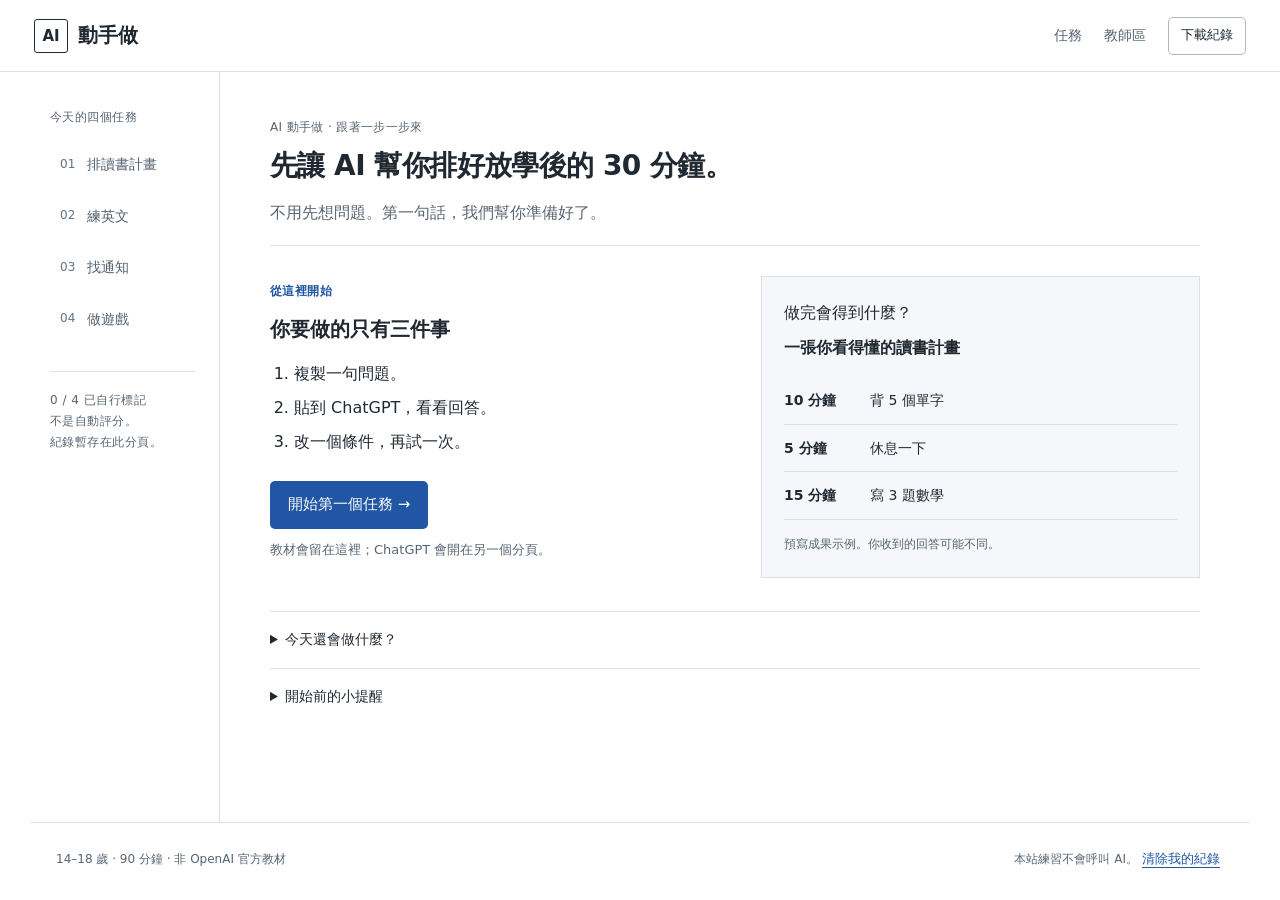
<file: index.html>
<!doctype html>
<html lang="zh-Hant">
<head><meta charset="utf-8"><meta name="viewport" content="width=device-width, initial-scale=1"><meta name="referrer" content="no-referrer"><meta name="description" content="給 14–18 歲的 AI 動手做課程。四個小任務，跟著做、自己改、查結果。"><meta name="theme-color" content="#ffffff"><title>AI 動手做</title><link rel="stylesheet" href="style.css"><script src="content.js" defer></script><script src="starter.js" defer></script><script src="screens.js" defer></script><script src="app.js" defer></script></head>
<body>
<a class="skip" href="#main">跳到內容</a>
<header class="top"><a class="brand" href="#home"><span class="mark" aria-hidden="true">AI</span>動手做</a><nav aria-label="網站選單"><a href="#home">任務</a><a href="#teacher">教師區</a><button class="quiet" data-action="export">下載紀錄</button></nav></header>
<div class="layout"><aside id="side" aria-label="課程目錄"></aside><main id="main" tabindex="-1"><noscript>請開啟 JavaScript，或使用下載包中的學生講義。</noscript></main></div>
<footer><span>14–18 歲 · 90 分鐘 · 非 OpenAI 官方教材</span><span>本站練習不會呼叫 AI。<button class="textbutton" data-action="clear">清除我的紀錄</button></span></footer>
<dialog id="picture"><div class="dialoghead"><strong>本站操作截圖</strong><button data-action="close-picture" aria-label="關閉截圖">關閉</button></div><img id="picture-img" alt=""><p id="picture-caption"></p><p class="muted">這是本教材的練習畫面，不是 ChatGPT 或 Codex 官方介面。</p></dialog>
<div id="toast" role="status" aria-live="polite"></div>
</body></html>
</file>
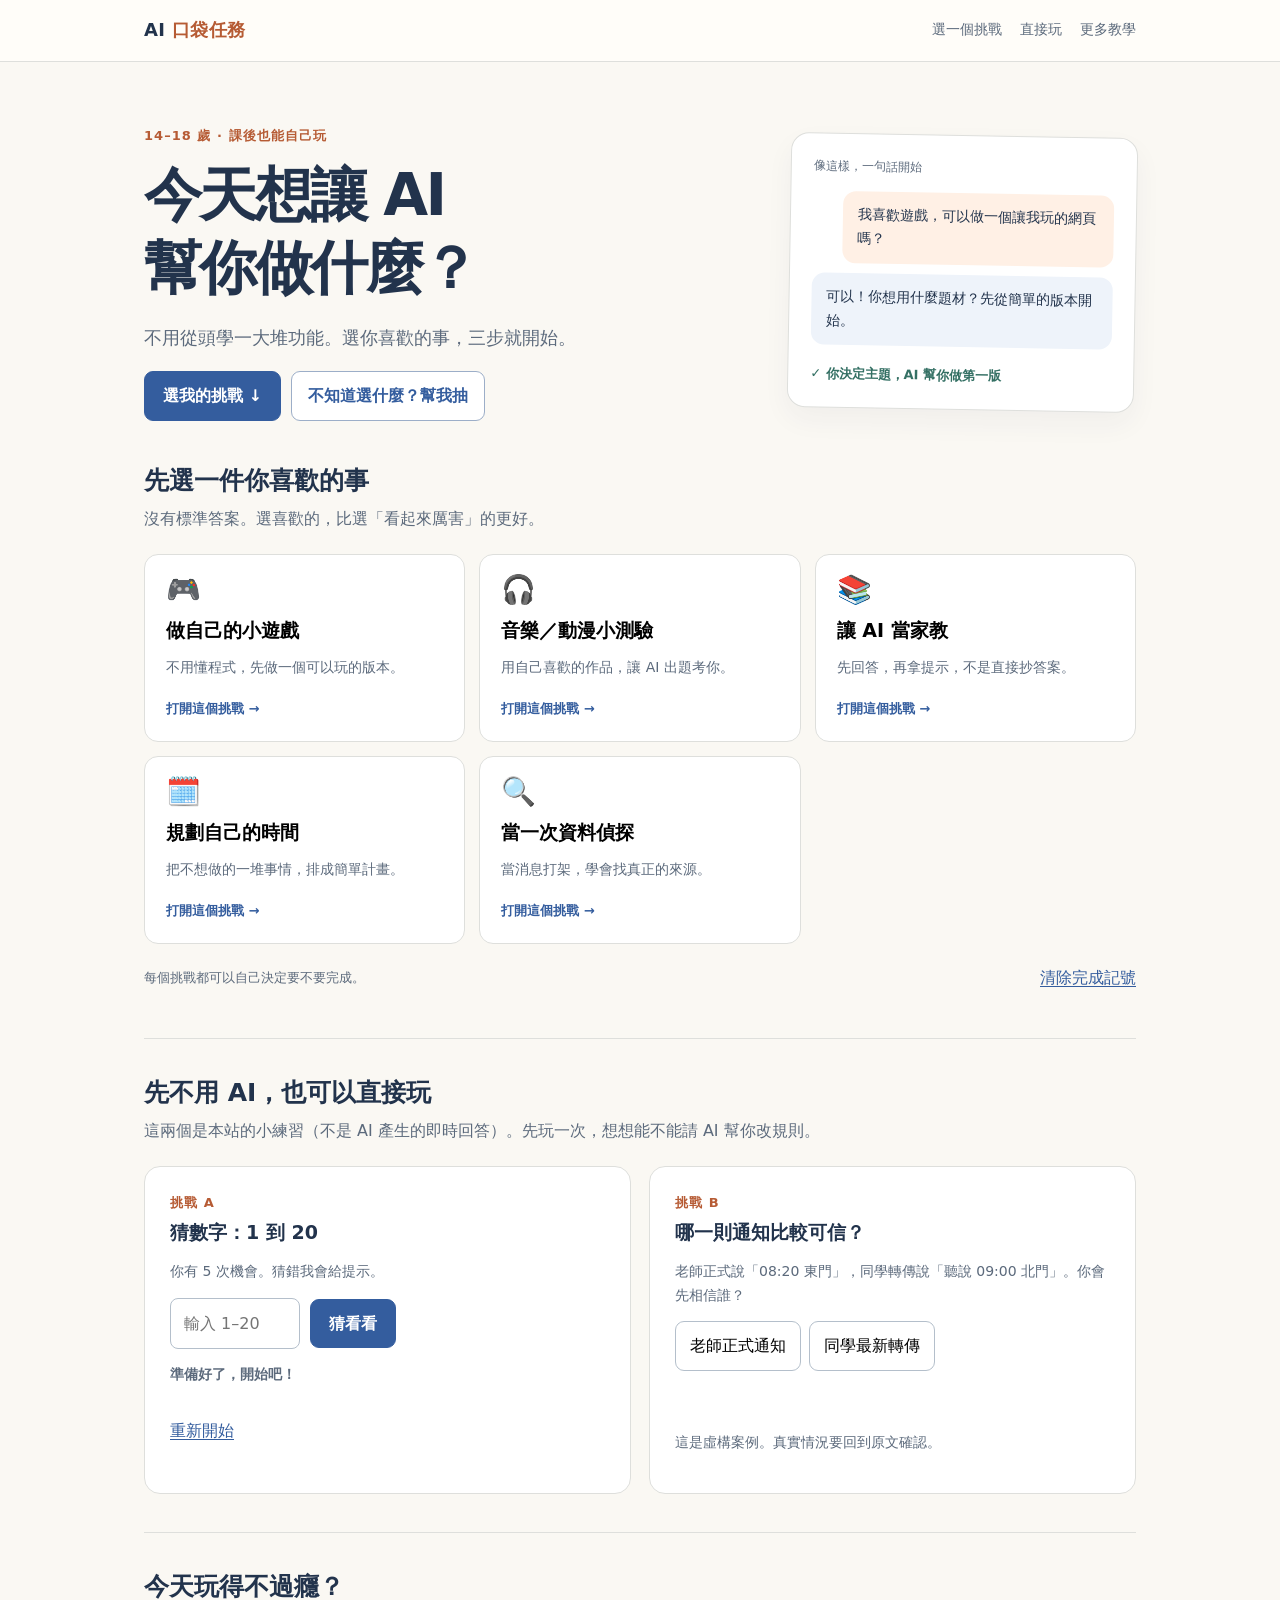
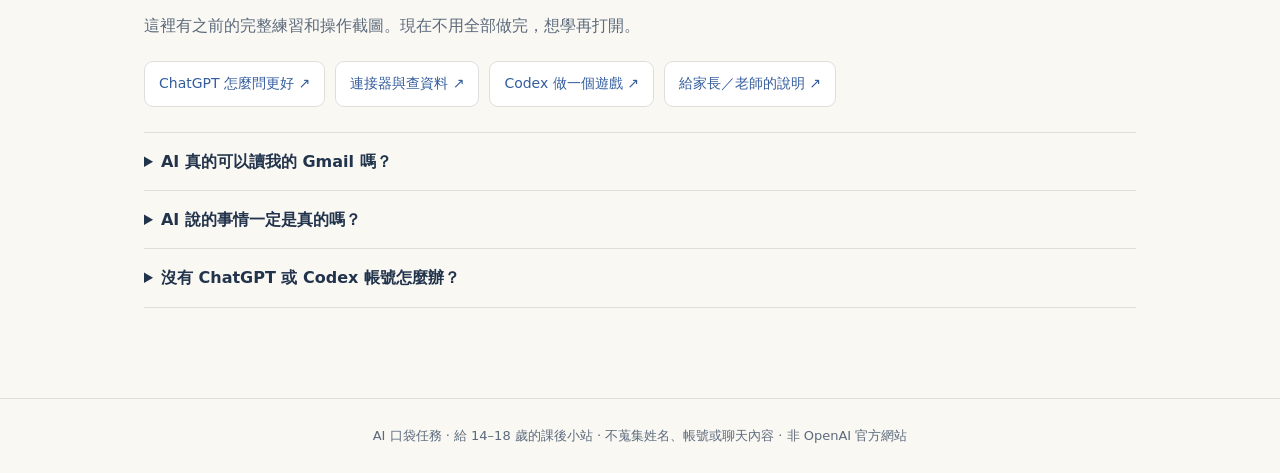
<file: play/index.html>
<!doctype html>
<html lang="zh-Hant">
<head>
<meta charset="utf-8"><meta name="viewport" content="width=device-width,initial-scale=1">
<meta name="theme-color" content="#faf8f3"><meta name="description" content="給 14–18 歲的 AI 課後探索站。選喜歡的主題，三步驟做出自己的作品。">
<title>AI 口袋任務｜今天想玩什麼？</title>
<style>
:root{--bg:#faf8f3;--ink:#22334c;--muted:#5c6a7c;--line:#dedfdc;--blue:#345d9e;--sky:#eaf0f8;--peach:#fff1e7;--orange:#b65b34;--green:#347064}
*{box-sizing:border-box}html{scroll-behavior:smooth}body{margin:0;background:var(--bg);color:var(--ink);font:16px/1.7 system-ui,-apple-system,"Noto Sans TC","Microsoft JhengHei",sans-serif}
a{color:var(--blue);text-underline-offset:4px}button,input{font:inherit}button{cursor:pointer}button:focus-visible,a:focus-visible,input:focus-visible,summary:focus-visible{outline:3px solid #316fc4;outline-offset:3px}
.top{border-bottom:1px solid var(--line);background:#fffdf9}.top-inner{max-width:1040px;margin:auto;display:flex;align-items:center;justify-content:space-between;gap:16px;padding:15px 24px}.logo{font-weight:800;text-decoration:none;color:var(--ink);letter-spacing:.02em;font-size:18px}.logo span{color:var(--orange)}.top nav{display:flex;gap:18px;font-size:14px}.top nav a{text-decoration:none;color:var(--muted)}
main{max-width:1040px;margin:auto;padding:38px 24px 90px}.hero{display:grid;grid-template-columns:1.4fr .8fr;align-items:center;gap:38px;padding:25px 0 44px}.eyebrow{color:var(--orange);font-size:13px;font-weight:800;letter-spacing:.08em}.hero h1{font-size:clamp(33px,5vw,58px);line-height:1.26;letter-spacing:-.045em;margin:12px 0 15px}.hero p{max-width:520px;color:var(--muted);font-size:18px}.hero-demo{border:1px solid var(--line);background:white;border-radius:18px;padding:22px;box-shadow:0 12px 28px #22334c0c;transform:rotate(1deg)}.hero-demo .small{display:block;color:var(--muted);font-size:12px;margin-bottom:15px}.bubble{border-radius:13px;padding:12px 15px;margin:10px 0;font-size:14px;background:#eef3fa}.bubble.you{background:#fff0e5;margin-left:30px}.hero-demo .end{display:flex;align-items:center;gap:10px;color:var(--green);font-size:13px;font-weight:700;margin-top:18px}
h2{font-size:25px;line-height:1.3;margin:0 0 8px}h3{font-size:19px;line-height:1.4;margin:8px 0}.section-sub{color:var(--muted);margin:0 0 22px}
.cards{display:grid;grid-template-columns:repeat(3,minmax(0,1fr));gap:14px;margin-bottom:12px}.card{background:white;border:1px solid var(--line);border-radius:14px;padding:21px;text-align:left;min-height:188px;display:flex;flex-direction:column;gap:10px;transition:transform .13s,border-color .13s}.card:hover{transform:translateY(-2px);border-color:#859bc0}.card.selected{border:2px solid var(--blue);padding:20px;background:#f8fbff}.card .emoji{font-size:28px;line-height:1}.card .card-title{font-size:19px;font-weight:750}.card .desc{color:var(--muted);font-size:14px;line-height:1.55}.card .bottom{margin-top:auto;color:var(--blue);font-size:13px;font-weight:700}
.card .done{color:var(--green)}.aux{display:flex;justify-content:space-between;align-items:center;gap:14px;flex-wrap:wrap}.plainbtn{border:0;background:none;text-decoration:underline;text-underline-offset:3px;color:var(--blue);padding:8px 0}
.stage{margin-top:25px;background:#fff;border:1px solid #d5dce5;border-radius:18px;padding:30px;box-shadow:0 6px 30px #1f3e6709}.stage-header{display:flex;align-items:start;justify-content:space-between;gap:15px}.stage .sub{color:var(--muted);margin:5px 0 18px}.step{display:grid;grid-template-columns:40px minmax(0,1fr);gap:12px;border-top:1px solid var(--line);padding:20px 0}.step-number{border-radius:50%;background:var(--sky);width:34px;height:34px;line-height:34px;text-align:center;font-weight:800;color:var(--blue)}.step p{margin:3px 0 12px;font-size:14px;color:var(--muted)}.step h4{font-size:17px;margin:0}
label.textlabel{font-weight:700;display:block;margin:12px 0 5px}input[type=text],input[type=number]{border:1px solid #b4bfcb;background:white;border-radius:8px;padding:11px 13px;color:var(--ink);max-width:100%;width:100%}
button.primary,a.primary{background:var(--blue);color:white;border:1px solid var(--blue);padding:10px 18px;border-radius:9px;font-weight:700;text-decoration:none;display:inline-flex;align-items:center;justify-content:center;min-height:45px}
button.secondary,a.secondary{background:white;color:var(--blue);border:1px solid #9caec8;padding:10px 16px;border-radius:9px;font-weight:700;text-decoration:none;display:inline-flex;align-items:center;justify-content:center;min-height:45px}
.actions{display:flex;gap:10px;flex-wrap:wrap;align-items:center}button.primary:hover,a.primary:hover{background:#244778}.prompt{white-space:pre-wrap;overflow-wrap:anywhere;border-left:3px solid #7a9ace;padding:14px 16px;margin:15px 0;background:#f5f7fb;border-radius:0 8px 8px 0;color:#31445c;font-size:14px;max-height:230px;overflow-y:auto}
.note{background:var(--peach);border-radius:10px;padding:13px 17px;color:#6e3c26;font-size:14px}.result{padding:15px;border-radius:10px;background:#edf8f2;color:#21594f;margin:12px 0}.muted{font-size:13px;color:var(--muted)}.divider{border:0;border-top:1px solid var(--line);margin:38px 0}
.two{display:grid;grid-template-columns:1fr 1fr;gap:18px}.mini{border-radius:16px;border:1px solid var(--line);background:white;padding:25px}.mini h3{margin:5px 0 8px}.mini p{font-size:14px;color:var(--muted)}.game-row{display:flex;gap:10px;align-items:center}.game-row input{max-width:130px}.game-text{font-weight:700;min-height:32px}.quiz-options{display:flex;gap:8px;flex-wrap:wrap}.quiz-options button{border:1px solid #b4bfcb;background:#fff;padding:10px 14px;border-radius:9px}.quiz-options button:disabled{opacity:.5;cursor:default}
.links{display:flex;gap:10px;flex-wrap:wrap;margin-top:20px}.links a{background:#fff;border:1px solid var(--line);border-radius:9px;padding:10px 14px;text-decoration:none;font-size:14px}
details{border-top:1px solid var(--line);padding:15px 0}details:last-child{border-bottom:1px solid var(--line)}summary{cursor:pointer;font-weight:750}details p{font-size:14px}.footer{border-top:1px solid var(--line);padding:26px 24px;text-align:center;font-size:13px;color:var(--muted)}
.hidden{display:none!important}.focus{scroll-margin-top:24px}.status{min-height:23px;font-size:13px;color:var(--green);margin:12px 0}.back{margin:0 0 8px;font-size:14px}
@media(max-width:750px){.hero{grid-template-columns:1fr;gap:8px}.hero-demo{transform:none;max-width:420px}.cards{grid-template-columns:repeat(2,minmax(0,1fr))}.two{grid-template-columns:1fr}.top nav{gap:10px}.top-inner{padding:12px 16px}main{padding:25px 16px 60px}.stage{padding:19px}.hero p{font-size:16px}}
@media(max-width:460px){.hero-demo{display:none}.cards{grid-template-columns:1fr}.card{min-height:110px;padding:15px;display:grid;grid-template-columns:38px 1fr;gap:4px 10px}.card .emoji{grid-row:span 3}.card .desc,.card .bottom{grid-column:2}.card.selected{padding:14px}.top nav{font-size:12px}.step{grid-template-columns:30px 1fr;gap:8px}.step-number{width:28px;height:28px;line-height:28px}.actions a,.actions button{flex:1}.stage-header{display:block}}
@media(prefers-reduced-motion:reduce){*{scroll-behavior:auto!important;transition:none!important}}
</style>
</head>
<body>
<header class="top"><div class="top-inner"><a class="logo" href="./">AI <span>口袋任務</span></a><nav aria-label="導覽"><a href="#choose">選一個挑戰</a><a href="#play">直接玩</a><a href="#more">更多教學</a></nav></div></header>
<main>
<section class="hero" aria-labelledby="hero-title"><div><div class="eyebrow">14–18 歲 · 課後也能自己玩</div><h1 id="hero-title">今天想讓 AI<br>幫你做什麼？</h1><p>不用從頭學一大堆功能。選你喜歡的事，三步就開始。</p><div class="actions"><a href="#choose" class="primary">選我的挑戰 ↓</a><button class="secondary" id="random">不知道選什麼？幫我抽</button></div></div><aside class="hero-demo" aria-label="玩法示意"><span class="small">像這樣，一句話開始</span><div class="bubble you">我喜歡遊戲，可以做一個讓我玩的網頁嗎？</div><div class="bubble">可以！你想用什麼題材？先從簡單的版本開始。</div><div class="end">✓ 你決定主題，AI 幫你做第一版</div></aside></section>
<section id="choose" class="focus" aria-labelledby="choose-title"><h2 id="choose-title">先選一件你喜歡的事</h2><p class="section-sub">沒有標準答案。選喜歡的，比選「看起來厲害」的更好。</p><div class="cards" id="cards"></div><div class="aux"><span class="muted" id="progress">還沒選挑戰也沒關係。</span><button class="plainbtn" id="resetProgress">清除完成記號</button></div></section>
<section class="stage hidden focus" id="stage" aria-label="挑戰步驟"><div class="back"><a href="#choose">← 換別的挑戰</a></div><div class="stage-header"><div><span class="eyebrow" id="task-kind"></span><h2 id="task-title"></h2><p class="sub" id="task-output"></p></div><span aria-hidden="true" style="font-size:40px" id="task-emoji"></span></div>
<div class="step"><div class="step-number">1</div><div><h4>換成你喜歡的主題</h4><p>不知道寫什麼？用預設的也可以。不要填姓名、學號或其他私人資料。</p><label class="textlabel" for="topic">我的主題</label><input id="topic" type="text" maxlength="60" autocomplete="off"><div id="prompt" class="prompt"></div><button class="primary" id="copyPrompt">複製這段話</button></div></div>
<div class="step"><div class="step-number">2</div><div><h4>開啟工具，把剛剛那段話貼上</h4><p>會開新分頁。在對話輸入框「貼上 → 送出」，之後再回這裡。</p><div class="actions"><a id="openTool" class="primary" href="https://chatgpt.com/" target="_blank" rel="noopener noreferrer">打開 ChatGPT ↗</a><a id="guideLink" href="../index.html#ask/1" target="_blank" rel="noopener noreferrer">不知道怎麼貼？看圖解</a></div><p class="muted">這個網站不會讀取你的聊天，也不會代替你送出問題。</p></div></div>
<div class="step"><div class="step-number">3</div><div><h4>加一個自己的想法，再試一次</h4><p id="followup-label"></p><div id="followup" class="prompt"></div><div class="actions"><button class="secondary" id="copyFollowup">複製第二句</button><button class="primary" id="doneButton">我完成這個挑戰了 ✓</button></div><div class="status" id="task-status" role="status" aria-live="polite"></div></div></div>
<div class="note"><strong>重點不是讓 AI 全部幫你完成。</strong> 你要試用、改一個地方，再判斷結果有沒有問題。</div></section>
<hr class="divider">
<section id="play" class="focus" aria-labelledby="play-title"><h2 id="play-title">先不用 AI，也可以直接玩</h2><p class="section-sub">這兩個是本站的小練習（不是 AI 產生的即時回答）。先玩一次，想想能不能請 AI 幫你改規則。</p>
<div class="two"><article class="mini"><div class="eyebrow">挑戰 A</div><h3>猜數字：1 到 20</h3><p>你有 5 次機會。猜錯我會給提示。</p><div class="game-row"><input id="guess" type="number" inputmode="numeric" min="1" max="20" placeholder="輸入 1–20" aria-label="猜一個一到二十的數字"><button class="primary" id="guessButton">猜看看</button></div><p class="game-text" id="guessMessage" role="status" aria-live="polite">準備好了，開始吧！</p><button class="plainbtn" id="restartGame">重新開始</button></article>
<article class="mini"><div class="eyebrow">挑戰 B</div><h3>哪一則通知比較可信？</h3><p>老師正式說「08:20 東門」，同學轉傳說「聽說 09:00 北門」。你會先相信誰？</p><div class="quiz-options"><button data-answer="official">老師正式通知</button><button data-answer="rumor">同學最新轉傳</button></div><p id="sourceFeedback" class="game-text" role="status" aria-live="polite"></p><p class="muted">這是虛構案例。真實情況要回到原文確認。</p></article></div>
</section>
<hr class="divider">
<section id="more" class="focus"><h2>今天玩得不過癮？</h2><p class="section-sub">這裡有之前的完整練習和操作截圖。現在不用全部做完，想學再打開。</p><div class="links"><a href="../index.html#ask/1">ChatGPT 怎麼問更好 ↗</a><a href="../index.html#find/1">連接器與查資料 ↗</a><a href="../index.html#make/1">Codex 做一個遊戲 ↗</a><a href="../index.html#teacher">給家長／老師的說明 ↗</a></div>
<details style="margin-top:25px"><summary>AI 真的可以讀我的 Gmail 嗎？</summary><p>需要先連接對應服務並授權，不是只要輸入一句話就能讀取。第一次用請先選虛構資料或老師的示範帳號，別把個人信件隨便開放給工具。</p></details>
<details><summary>AI 說的事情一定是真的嗎？</summary><p>不一定。考試範圍要跟課本核對，活動時間要跟正式通知核對，生成的遊戲要自己試玩。</p></details>
<details><summary>沒有 ChatGPT 或 Codex 帳號怎麼辦？</summary><p>可以先玩上面的小遊戲與通知判斷，也可以請家長陪你看示範。未滿 18 歲使用真實帳號需要家長或監護人許可，不能共用帳號。不同帳號能用的工具也可能不同。</p></details>
</section></main>
<footer class="footer">AI 口袋任務 · 給 14–18 歲的課後小站 · 不蒐集姓名、帳號或聊天內容 · 非 OpenAI 官方網站</footer>
<script>
(function(){
'use strict';
var tasks=[
{id:'game',emoji:'🎮',kind:'想做作品',name:'做自己的小遊戲',desc:'不用懂程式，先做一個可以玩的版本。',output:'一個可以試玩、再自己改規則的小遊戲。',def:'動物',tool:'Codex',url:'https://chatgpt.com/codex',guide:'../index.html#make/1',
prompt:function(t){return '我想做一個「'+t+'」主題的猜謎小遊戲。請用單一 HTML 檔案，讓我下載後用瀏覽器打開就能玩。\n請先做最簡單的版本：5 題、每題 3 選 1、答對計分、最後有重新開始按鈕。\n不用登入、不用 API key、不連接外部服務。\n完成後教我怎麼開啟，告訴我你真正測試過哪些功能。';},
next:'可以把背景改成我喜歡的顏色，並讓答錯時顯示提示嗎？請只改這兩件事。'},
{id:'music',emoji:'🎧',kind:'喜歡的主題',name:'音樂／動漫小測驗',desc:'用自己喜歡的作品，讓 AI 出題考你。',output:'一份你可以考朋友的問答題。',def:'我最近喜歡的動漫',tool:'ChatGPT',url:'https://chatgpt.com/',guide:'../index.html#learn/1',
prompt:function(t){return '我喜歡「'+t+'」。請幫我設計 5 題有趣的小測驗，一次問我一題，等我回答再解釋。\n如果涉及作品的真實資料，請說明哪些資訊你不確定，不要編造情節或答案。\n先不要一次公布所有答案。';},
next:'難度可以提高一點嗎？請讓我自己回答，再公布答案和解釋。'},
{id:'study',emoji:'📚',kind:'課業不無聊',name:'讓 AI 當家教',desc:'先回答，再拿提示，不是直接抄答案。',output:'三題練習，以及你自己會解釋的一個觀念。',def:'英文單字',tool:'ChatGPT',url:'https://chatgpt.com/',guide:'../index.html#learn/1',
prompt:function(t){return '我想練習「'+t+'」。請先問我現在在學哪個章節或提供哪些資料，再根據我提供的內容一題一題考我。\n一次只問一題；答錯先提示，不要直接公布答案。\n練習三題後，請我用自己的話說一次重點。';},
next:'我還不懂。可以換成生活中的例子，但先讓我自己再答一次嗎？'},
{id:'plan',emoji:'🗓️',kind:'生活小幫手',name:'規劃自己的時間',desc:'把不想做的一堆事情，排成簡單計畫。',output:'一張真正排得進時間的計畫表。',def:'背英文＋寫數學',tool:'ChatGPT',url:'https://chatgpt.com/',guide:'../index.html#ask/1',
prompt:function(t){return '我今天有 30 分鐘，要做「'+t+'」，中間想休息 5 分鐘。\n請幫我安排簡單的時間表，列出「幾分鐘／做什麼」，總和不能超過 30 分鐘。\n如果事情太多做不完，請明確告訴我應該先做什麼。';},
next:'現在我只有 20 分鐘。請重新安排，保留休息時間，並幫我檢查分鐘數有沒有加錯。'},
{id:'find',emoji:'🔍',kind:'判斷真偽',name:'當一次資料偵探',desc:'當消息打架，學會找真正的來源。',output:'一張有依據的集合提醒。',def:'校外教學',tool:'ChatGPT',url:'https://chatgpt.com/',guide:'../index.html#find/1',
prompt:function(t){return '這是「'+t+'」的虛構練習資料：\n[A] 老師 5/10 通知：5/14 08:00 西門集合。\n[B] 老師 5/12 正式更新：因施工，改成 08:20 東門集合。\n[C] 同學 5/12 轉傳：聽說 09:00 北門？沒有證實。\n請告訴我該用哪個集合時間與地點，並寫出來源字母。不能只看誰發得比較晚。\n資料沒有提到的事，請寫「待確認」。';},
next:'假如我想在行事曆提醒自己，應該寫什麼？先給我草稿，不要真的修改任何資料。'}
];
var selected=null, progress={};
try{progress=JSON.parse(localStorage.getItem('ai-pocket-progress')||'{}')||{};}catch(e){progress={};}
function persist(){try{localStorage.setItem('ai-pocket-progress',JSON.stringify(progress));}catch(e){}}
function by(id){return document.getElementById(id);}
function renderCards(){
var area=by('cards');area.replaceChildren();
tasks.forEach(function(t){
var b=document.createElement('button');b.type='button';b.className='card'+(selected===t.id?' selected':'');b.setAttribute('aria-pressed',selected===t.id?'true':'false');
var icon=document.createElement('span');icon.className='emoji';icon.textContent=t.emoji;
var title=document.createElement('span');title.className='card-title';title.textContent=t.name;
var desc=document.createElement('span');desc.className='desc';desc.textContent=t.desc;
var foot=document.createElement('span');foot.className='bottom'+(progress[t.id]?' done':'');foot.textContent=progress[t.id]?'✓ 已經玩過':'打開這個挑戰 →';
b.append(icon,title,desc,foot);b.addEventListener('click',function(){showTask(t.id);});area.appendChild(b);
});
var count=tasks.filter(function(t){return !!progress[t.id];}).length;
by('progress').textContent=count?('你已完成 '+count+' / '+tasks.length+' 個挑戰。這只是自己的記號，不是成績。'):'每個挑戰都可以自己決定要不要完成。';
}
function currentTask(){return tasks.find(function(t){return t.id===selected;});}
function refreshPrompt(){var t=currentTask();if(!t)return;var val=by('topic').value.trim().slice(0,60)||t.def;by('prompt').textContent=t.prompt(val);}
function showTask(id){
selected=id;var t=currentTask();if(!t)return;
by('stage').classList.remove('hidden');by('task-kind').textContent=t.kind;by('task-title').textContent=t.name;by('task-output').textContent='完成後，你會得到：'+t.output;by('task-emoji').textContent=t.emoji;
by('topic').value=t.def;refreshPrompt();by('followup-label').textContent='先看看第一版，再把這一句貼到同一個對話：';by('followup').textContent=t.next;
by('openTool').textContent='打開 '+t.tool+'（新分頁）↗';by('openTool').href=t.url;by('guideLink').href=t.guide;
by('task-status').textContent=progress[id]?'這張任務卡已標記完成。你仍可再玩一次。':'';
renderCards();by('stage').scrollIntoView({behavior:'smooth',block:'start'});
}
async function copyText(s){
try{await navigator.clipboard.writeText(s);return true;}catch(e){
var t=document.createElement('textarea');t.value=s;t.style.position='fixed';t.style.left='-9999px';document.body.appendChild(t);t.select();var ok=false;try{ok=document.execCommand('copy');}catch(e2){}t.remove();return ok;
}}
by('topic').addEventListener('input',refreshPrompt);
by('copyPrompt').addEventListener('click',async function(){var ok=await copyText(by('prompt').textContent);by('task-status').textContent=ok?'已複製！下一步按「打開工具」，貼上後送出。':'複製沒有成功，請長按文字手動複製。';});
by('copyFollowup').addEventListener('click',async function(){var ok=await copyText(by('followup').textContent);by('task-status').textContent=ok?'已複製第二句，貼到剛才的同一個對話。':'請手動複製第二句。';});
by('doneButton').addEventListener('click',function(){if(!selected)return;progress[selected]=true;persist();renderCards();by('task-status').textContent='完成！現在可以挑另一張，也可以把作品拿給家人看看。';});
by('random').addEventListener('click',function(){var t=tasks[Math.floor(Math.random()*tasks.length)];showTask(t.id);});
by('resetProgress').addEventListener('click',function(){progress={};persist();renderCards();if(selected)by('task-status').textContent='已清除完成記號，教材和遊戲不受影響。';});
var secret=1+Math.floor(Math.random()*20), remaining=5,finished=false;
function restart(){secret=1+Math.floor(Math.random()*20);remaining=5;finished=false;by('guess').value='';by('guessButton').disabled=false;by('guessMessage').textContent='新的一局！你還有 5 次機會。';}
function guess(){if(finished)return;var v=Number(by('guess').value);if(!Number.isInteger(v)||v<1||v>20){by('guessMessage').textContent='請輸入 1 到 20 的整數。';return;}remaining--;if(v===secret){finished=true;by('guessButton').disabled=true;by('guessMessage').textContent='答對了！就是 '+secret+'。想再玩可以重新開始。';return;}if(remaining===0){finished=true;by('guessButton').disabled=true;by('guessMessage').textContent='這次沒猜到，答案是 '+secret+'。再玩一次？';return;}by('guessMessage').textContent=(v<secret?'再大一點！':'再小一點！')+' 剩下 '+remaining+' 次機會。';}
by('guessButton').addEventListener('click',guess);by('guess').addEventListener('keydown',function(e){if(e.key==='Enter')guess();});by('restartGame').addEventListener('click',restart);
document.querySelectorAll('[data-answer]').forEach(function(btn){btn.addEventListener('click',function(){var yes=btn.getAttribute('data-answer')==='official';by('sourceFeedback').textContent=yes?'答對了！老師的正式更新才是較可靠的來源。':'再想一下：晚一點傳出的「聽說」，不代表比較可靠。';});});
renderCards();
})();
</script>
</body></html>
</file>
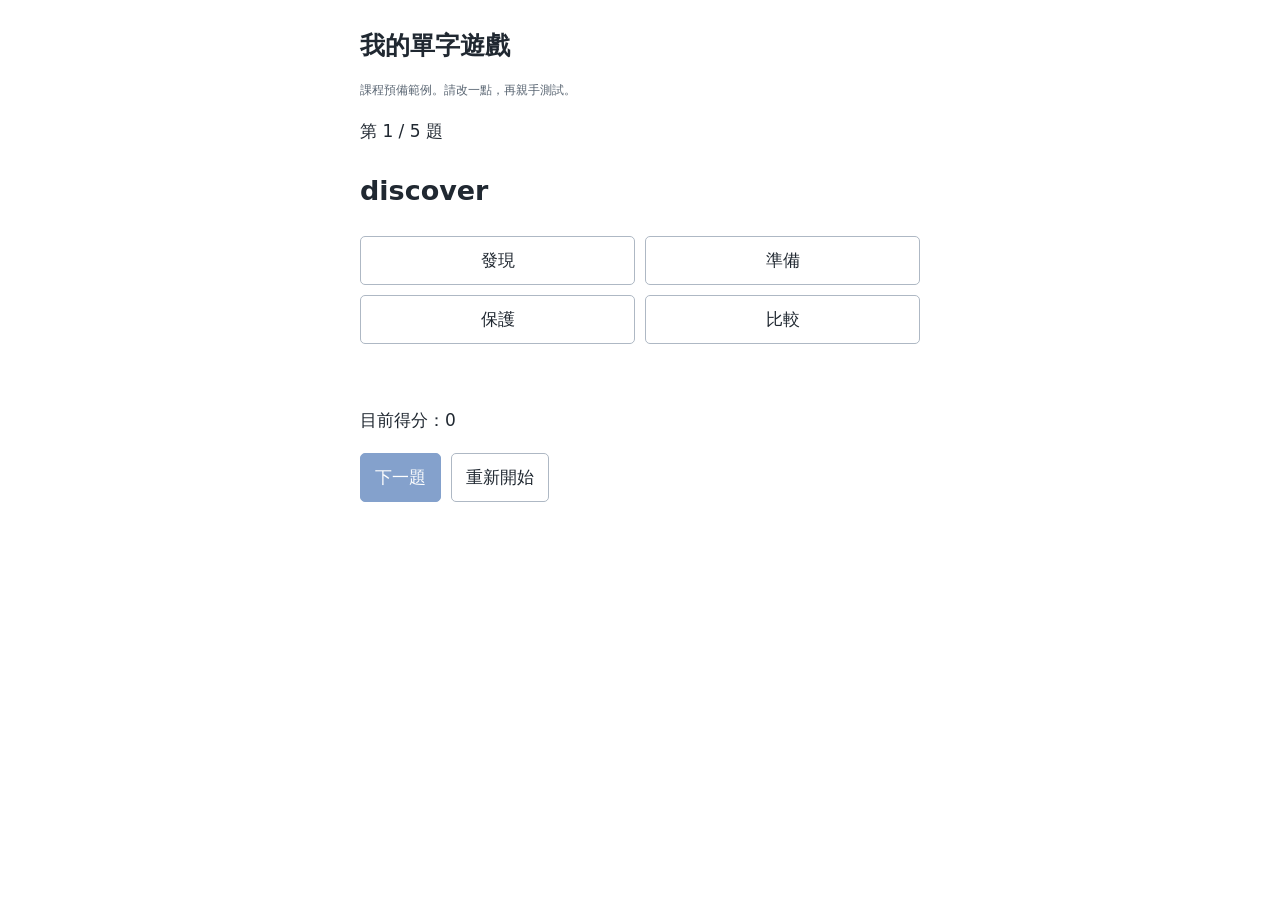
<file: example-game.html>
<!doctype html>
<html lang="zh-Hant">
<head><meta charset="utf-8"><meta name="viewport" content="width=device-width,initial-scale=1">
<title>我的單字遊戲</title>
<style>body{font:17px/1.7 system-ui,-apple-system,sans-serif;color:#202831;max-width:560px;margin:25px auto;padding:0 20px}h1{font-size:25px;margin-bottom:6px}h2{font-size:27px}button{font:inherit;cursor:pointer;border:1px solid #aeb8c4;background:white;color:#202831;border-radius:5px;min-height:48px;padding:9px 14px}button:focus-visible{outline:3px solid #2056a3;outline-offset:2px}button:disabled{opacity:.55;cursor:default}#answers{display:grid;grid-template-columns:1fr 1fr;gap:10px}.bar{display:flex;gap:10px;margin-top:18px}#next{background:#2056a3;color:white;border-color:#2056a3}.small{font-size:12px;color:#596572}#result{min-height:28px}@media(max-width:340px){#answers{grid-template-columns:1fr}}</style></head>
<body>
<h1 id="game-title">我的單字遊戲</h1>
<p class="small">課程預備範例。請改一點，再親手測試。</p>
<p id="count"></p><h2 id="word"></h2><div id="answers"></div>
<p id="result" role="status" aria-live="polite"></p><p id="score"></p>
<div class="bar"><button id="next" disabled>下一題</button><button id="reset">重新開始</button></div>
<script>
'use strict';
// Add a question here; the total score updates automatically.
const questions=[
 {word:'discover',options:['發現','準備','保護','比較'],correct:0},
 {word:'prepare',options:['比較','保護','準備','解釋'],correct:2},
 {word:'protect',options:['準備','保護','解釋','發現'],correct:1},
 {word:'compare',options:['解釋','發現','保護','比較'],correct:3},
 {word:'explain',options:['解釋','比較','發現','準備'],correct:0}
];
const get=id=>document.getElementById(id);
let current=0,score=0,answered=false;
function show(){
 answered=false;
 get('count').textContent='第 '+(current+1)+' / '+questions.length+' 題';
 get('word').textContent=questions[current].word;
 get('result').textContent='';
 get('score').textContent='目前得分：'+score;
 get('next').disabled=true;
 get('answers').replaceChildren();
 questions[current].options.forEach((text,index)=>{
  const button=document.createElement('button');
  button.textContent=text;
  button.onclick=()=>{
   if(answered)return;
   answered=true;
   const good=index===questions[current].correct;
   if(good)score++;
   get('result').textContent=good?'答對了！':'正確意思：'+questions[current].options[questions[current].correct];
   get('score').textContent='目前得分：'+score;
   get('answers').querySelectorAll('button').forEach(b=>b.disabled=true);
   get('next').disabled=false;
  };
  get('answers').append(button);
 });
}
get('next').onclick=()=>{
 if(!answered)return;
 current++;
 if(current<questions.length){show();return;}
 get('count').textContent='全部完成';
 get('word').textContent='你的分數：'+score+' / '+questions.length;
 get('answers').replaceChildren();
 get('result').textContent='還想再試一次嗎？';
 get('score').textContent='';
 get('next').disabled=true;
};
get('reset').onclick=()=>{current=0;score=0;show();};
show();
</script></body></html>
</file>
<file: style.css>
*{box-sizing:border-box} :root{color-scheme:light;--ink:#202831;--muted:#596572;--line:#dce1e6;--blue:#2056a3;--soft:#f5f7fa;--pale:#edf3fb} body{margin:0;color:var(--ink);background:#fff;font:16px/1.75 system-ui,-apple-system,"Noto Sans CJK TC","Microsoft JhengHei",sans-serif} a{color:var(--blue);text-underline-offset:4px} button,input,textarea,select{font:inherit}button,a,input,textarea,select{touch-action:manipulation}button{min-height:44px;padding:8px 17px;border:1px solid #aeb8c4;border-radius:5px;background:white;color:var(--ink);cursor:pointer}button:hover{background:var(--soft)}button:disabled{cursor:default;opacity:.55}a:focus-visible,button:focus-visible,input:focus-visible,textarea:focus-visible,summary:focus-visible,select:focus-visible{outline:3px solid #2866bd;outline-offset:3px}.skip{position:absolute;top:-100px;left:12px;background:white;padding:12px;z-index:30}.skip:focus{top:8px}.top{height:72px;display:flex;align-items:center;justify-content:space-between;padding:0 34px;border-bottom:1px solid var(--line);gap:20px}.brand{display:flex;align-items:center;gap:10px;font-size:20px;font-weight:750;color:var(--ink);text-decoration:none}.mark{font-size:15px;border:1.6px solid var(--ink);line-height:32px;width:34px;text-align:center;border-radius:3px}.top nav{display:flex;gap:22px;align-items:center;font-size:14px}.top nav a{text-decoration:none;color:var(--muted)}.quiet{font-size:13px;min-height:38px;padding:5px 12px}.layout{max-width:1220px;display:grid;grid-template-columns:190px minmax(0,1fr);margin:auto;min-height:calc(100vh - 150px)}#side{padding:35px 24px 30px 20px;border-right:1px solid var(--line)}#side>p{font-size:12px;color:var(--muted);margin:0 0 12px;letter-spacing:.04em}#side a{display:flex;gap:12px;align-items:center;text-decoration:none;color:#52606f;border-radius:4px;font-size:14px;padding:12px 10px;margin:3px 0}#side a[aria-current=page]{color:var(--blue);background:var(--pale);font-weight:650}#side .n{font-size:12px;font-variant-numeric:tabular-nums;color:#637385}#side .after{font-size:12px;margin-top:28px;border-top:1px solid var(--line);padding-top:18px}main{padding:35px 50px 48px;min-width:0}main:focus{outline:none}.kicker{color:var(--muted);font-size:12px;margin:0 0 8px;letter-spacing:.03em}h1{font-size:28px;line-height:1.45;letter-spacing:-.02em;margin:8px 0 12px;font-weight:750}h2{font-size:20px;line-height:1.55;margin:24px 0 12px}h3{font-size:16px;line-height:1.6;margin:14px 0 9px}p{margin:10px 0 14px}.lead{color:var(--muted);font-size:16px;max-width:640px}.muted{font-size:13px;color:var(--muted)}.welcome{padding:10px 0 18px;border-bottom:1px solid var(--line);margin-bottom:22px}.welcome .lead{margin-bottom:0}.tasks{border-top:1px solid var(--line)}.task-row{display:grid;grid-template-columns:36px minmax(0,1fr) 60px 22px;gap:12px;align-items:center;text-decoration:none;color:var(--ink);padding:20px 4px;border-bottom:1px solid var(--line)}.task-row:hover{background:var(--soft)}.task-row b{font-size:18px;font-weight:650}.task-row small{display:block;color:var(--muted);font-size:14px;margin-top:1px}.task-row .time{font-size:12px;color:var(--muted);text-align:right}.task-row .number{color:var(--blue);font-size:14px;font-variant-numeric:tabular-nums}.rowhead{display:flex;align-items:center;justify-content:space-between;gap:15px}.lesson-top{margin-bottom:18px}.steps{display:flex;gap:0;border-bottom:1px solid var(--line);margin:22px 0 26px}.steps a{display:flex;gap:10px;align-items:center;justify-content:center;color:var(--muted);flex:1;font-size:14px;text-decoration:none;border-bottom:3px solid transparent;padding:11px 5px}.steps a[aria-current=step]{color:var(--blue);border-bottom-color:var(--blue);font-weight:650}.steps span{font-size:12px}.stepbody{min-height:290px}.stepbody>h2:first-child{margin-top:0}.split{display:grid;grid-template-columns:1fr 1fr;gap:22px;margin:20px 0}.sample{border-left:3px solid #a7b1be;padding:16px 19px;background:var(--soft)}.sample.good{border-left-color:var(--blue);background:#f2f6fc}.sample .label{font-size:12px;color:var(--muted)}.sample p{margin:7px 0 0}.promptbox{border:1px solid var(--line);border-radius:5px;overflow:hidden;margin:16px 0}.prompthead{background:var(--soft);padding:9px 15px;display:flex;justify-content:space-between;align-items:center;font-size:12px;color:var(--muted);border-bottom:1px solid var(--line)}.prompthead button{padding:3px 12px;font-size:13px;min-height:34px}.prompttext{white-space:pre-wrap;overflow-wrap:anywhere;padding:16px 18px;margin:0;font:15px/1.85 inherit;line-height:1.85;font-family:inherit;font-size:15px}.primary,.button-link{background:var(--blue);color:white;border-color:var(--blue);text-decoration:none;border-radius:5px;display:inline-flex;align-items:center;justify-content:center;min-height:44px;padding:9px 18px;font-size:15px}.primary:hover,.button-link:hover{background:#164785}.tools{display:flex;gap:10px;flex-wrap:wrap;align-items:center;margin:17px 0}.tools a:not(.button-link){font-size:14px}.field{font-size:14px;font-weight:600;display:block;margin:14px 0 7px}input[type=text],textarea,select{width:100%;border:1px solid #b3bdc9;background:white;color:var(--ink);border-radius:4px;padding:10px 12px;font-size:15px}textarea{min-height:100px;resize:vertical;line-height:1.8}textarea.code{font:13px/1.65 ui-monospace,SFMono-Regular,Consolas,monospace;min-height:220px}.fields{display:grid;grid-template-columns:1fr 1fr;gap:8px 22px}.fields textarea{min-height:80px}.note{padding:13px 17px;border-left:3px solid #8b9ab0;background:var(--soft);font-size:14px;margin:18px 0}.note p{margin:0}.checks{display:grid;gap:6px;margin:14px 0}.checks label,.choice{display:flex;gap:10px;align-items:baseline;font-size:15px;padding:8px 0}.checks input,.choice input{width:17px;height:17px;flex-shrink:0;accent-color:var(--blue)}.word-list{display:flex;flex-wrap:wrap;gap:8px 20px;padding:13px 0;border-block:1px solid var(--line);margin:17px 0;font-size:14px}.word-list b{margin-right:7px}.nextbar{border-top:1px solid var(--line);padding-top:20px;margin-top:28px;display:flex;justify-content:space-between;gap:10px;align-items:center}.nextbar a{text-decoration:none;font-size:14px}.nextbar .primary{color:white}.textbutton{border:0;background:none;min-height:36px;padding:3px 4px;color:var(--blue);font-size:13px;text-decoration:underline;text-underline-offset:4px}details{border-top:1px solid var(--line);padding:12px 0}summary{font-size:14px;cursor:pointer;min-height:32px;display:list-item;align-content:center}details p,details li{font-size:14px}details ul,details ol{padding-left:22px}.strip{display:grid;grid-template-columns:repeat(3,1fr);gap:0;border:1px solid var(--line);margin:18px 0}.strip>div{padding:16px 19px}.strip>div+div{border-left:1px solid var(--line)}.strip small{display:block;font-size:12px;color:var(--muted);margin-bottom:3px}.strip b{font-size:16px}.sources{display:grid;grid-template-columns:repeat(3,minmax(0,1fr));gap:12px}.source{border:1px solid var(--line);border-radius:4px;padding:10px 13px}.source summary{font-size:13px;line-height:1.65}.source .sid{font-size:11px;display:block;color:var(--muted);font-weight:400}.source p{font-size:14px;margin:8px 0;overflow-wrap:anywhere}.source small{font-size:11px;color:var(--muted)}.feedback{margin-top:10px;padding:12px 16px;background:#edf5f0;color:#25533a;font-size:14px;line-height:1.8;border-left:3px solid #59896b}.feedback.bad{background:#fff2ee;color:#823b2d;border-color:#c97c68}.quiz-answer{padding:8px 12px;border:1px solid var(--line);border-radius:4px;display:flex;gap:10px;align-items:center;font-size:14px;margin:8px 0;cursor:pointer}.quiz-answer input{width:17px;height:17px;accent-color:var(--blue)}.reference{font-size:14px;border-block:1px solid var(--line);padding:12px 0}.reference p{margin:8px 0}iframe{width:100%;height:420px;border:1px solid var(--line);border-radius:5px;background:white;margin-top:10px}.test-grid{display:grid;grid-template-columns:1fr 1fr;gap:0 20px}.screenshot-link{font-size:13px;min-height:36px;padding:4px 10px;background:white}.progress-note{font-size:12px;color:var(--muted)}.outcome{font-size:14px;border:1px solid var(--line);padding:18px 20px;margin:20px 0}.outcome h3{margin-top:0}.teacher table{width:100%;border-collapse:collapse;font-size:14px}.teacher th,.teacher td{text-align:left;border-bottom:1px solid var(--line);padding:9px 8px;vertical-align:top}.teacher th{background:var(--soft)}.teacher a{overflow-wrap:anywhere}footer{max-width:1220px;margin:auto;border-top:1px solid var(--line);padding:18px 26px;display:flex;justify-content:space-between;gap:14px;align-items:center;font-size:12px;color:var(--muted)}#toast{position:fixed;bottom:20px;left:50%;transform:translateX(-50%);padding:10px 20px;background:#202831;color:white;border-radius:5px;font-size:14px;z-index:40;max-width:90vw}#toast:empty{display:none}dialog{border:1px solid var(--line);border-radius:6px;max-width:min(1000px,94vw);max-height:94vh;padding:20px}dialog::backdrop{background:#182333aa}.dialoghead{display:flex;justify-content:space-between;align-items:center;margin-bottom:12px;font-size:14px}dialog img{display:block;max-width:100%;max-height:66vh;object-fit:contain}dialog p{font-size:13px;margin:8px 0}.shot-thumb{max-width:100%;border:1px solid var(--line);display:block} [hidden]{display:none!important}
@media(max-width:1024px){.layout{grid-template-columns:160px minmax(0,1fr)}#side{padding-inline:12px}main{padding:30px}.sources{grid-template-columns:1fr 1fr}.top{padding:0 24px}.split{gap:14px}}
@media(max-width:700px){.top{height:64px;padding:0 16px;gap:12px}.brand{font-size:18px;gap:7px}.mark{width:29px;line-height:28px;font-size:13px}.top nav{gap:14px;font-size:12px}.quiet{font-size:12px;padding:4px 9px;min-height:36px}.layout{display:block}#side{padding:8px 12px;border-right:0;border-bottom:1px solid var(--line);display:flex;gap:3px;overflow-x:auto}#side>p,#side .after{display:none}#side a{white-space:nowrap;flex:1;font-size:12px;justify-content:center;gap:4px;padding:9px 6px;min-height:42px}#side .n{font-size:10px}main{padding:24px 18px 38px}h1{font-size:25px}.welcome{padding-top:0}.task-row{grid-template-columns:26px minmax(0,1fr) 45px 12px;gap:8px;padding:17px 0}.task-row b{font-size:17px}.task-row small{font-size:13px}.task-row .time{font-size:11px}.split,.fields,.test-grid{grid-template-columns:1fr}.sources{grid-template-columns:1fr}.split{gap:10px}.sample{padding:12px 15px}.steps{margin:18px 0 23px}.steps a{font-size:12px;gap:6px}.prompttext{padding:14px;font-size:14px}.strip>div{padding:12px 9px}.strip b{font-size:14px}.strip small{font-size:11px}.rowhead{align-items:flex-start}.rowhead .screenshot-link{white-space:nowrap;font-size:12px}footer{display:block;padding:16px 18px}footer>span{display:block}.nextbar{gap:10px}.nextbar .primary{padding:9px 14px;font-size:14px}.stepbody{min-height:240px}dialog{padding:12px}.teacher table{font-size:12px}iframe{height:430px}}
@media(prefers-reduced-motion:reduce){*{scroll-behavior:auto!important}}
@media print{header,#side,footer,.steps,.nextbar,.tools,.screenshot-link,#toast{display:none!important}.layout{display:block}main{padding:0}body{font-size:12pt}h1{font-size:20pt}.promptbox,.sample,.source{break-inside:avoid}details{display:block}details>*{display:block!important}textarea{min-height:80px}}

/* Guided classroom edition: actions before explanations. */
.first-task{display:grid;grid-template-columns:1.05fr 1fr;gap:30px;padding:8px 0 25px}
.first-task h2{margin:10px 0}.place{display:inline-block;font-size:12px;color:#2056a3;font-weight:700;letter-spacing:.04em}
.start-steps{padding-left:24px;margin:12px 0 22px}.start-steps li{padding:3px 0}
.start-button{display:inline-flex;align-items:center;justify-content:center;min-height:48px;text-decoration:none;padding:10px 18px}
.result-preview{background:#f5f7fa;border:1px solid #dce1e6;padding:22px}
.result-preview h3{margin:8px 0 17px}.result-preview small{display:block;font-size:12px;color:#596572;margin-top:14px}
.plan-line{display:flex;gap:18px;padding:11px 0;border-bottom:1px solid #dce1e6;font-size:14px}
.plan-line b{min-width:68px}.course-picker{margin-top:8px}
.goal-line{font-size:14px;color:#596572;margin:8px 0 0}.rowhead h1{font-size:26px}
.where-bar{display:flex;align-items:center;gap:14px;border-left:3px solid #2056a3;background:#edf3fb;padding:12px 16px;margin:0 0 24px;font-size:14px}
.where-bar>span{font-size:12px;flex-shrink:0;color:#3e5d80}.where-bar strong{font-weight:600}
.handoff{margin-top:20px;border:1px solid #dce1e6;padding:0 20px}
.handoff-step{display:grid;grid-template-columns:27px minmax(0,1fr);gap:14px;padding:22px 0;border-bottom:1px solid #dce1e6}
.handoff-step:last-child{border-bottom:0}.handoff-step h3{margin:0 0 10px;font-size:17px}
.handoff-step p{font-size:14px;margin:8px 0 12px}.badge{width:26px;height:26px;border-radius:50%;color:#2056a3;background:#edf3fb;text-align:center;font:600 13px/26px system-ui}
.guide-prompt{border:1px solid #dce1e6;background:#f8f9fb;margin:10px 0 12px;padding:14px;font-size:15px;white-space:pre-wrap;overflow-wrap:anywhere}
.handoff .button-link{display:inline-flex;min-height:44px;align-items:center;padding:8px 14px;border:1px solid #aeb8c4;border-radius:5px;font-size:14px;text-decoration:none}
.handoff .primary,.start-button.primary{background:#2056a3;color:white;border-color:#2056a3}
.paste-tip{display:block;color:#596572;font-size:12px;margin-top:10px}.handoff-status{border-left:2px solid #a6bddb;padding-left:12px;color:#234b80}
.notice-stack{display:grid;gap:12px;margin:20px 0}.notice{border:1px solid #dce1e6;padding:14px 18px;background:#fff}
.notice>div{display:flex;gap:10px;align-items:center}.notice .sid{display:inline-block;font-size:12px;color:#2056a3;margin:0}
.notice small{font-size:12px;color:#596572}.notice p{font-size:15px;margin:6px 0}
.notice-question{padding:12px 0 0;border:0}.notice-question legend{font-weight:650}.notice-question button{margin:5px 8px 5px 0}
.checkpoint{padding:14px 16px;margin-top:24px;border-left:3px solid #8da5bf;background:#f5f7fa;font-size:14px}
.mini-dialog{padding:18px;background:#f5f7fa;border:1px solid #dce1e6}.mini-dialog p{font-size:15px}
.demo{padding:12px 0}.demo-window{border:1px solid #bdc7d4;border-radius:6px;overflow:hidden;background:#fff}
.demo-toolbar{padding:8px 14px;border-bottom:1px solid #dce1e6;font-size:12px;color:#596572}
.demo-chat{min-height:140px;padding:18px;font-size:14px}.bubble{padding:10px 12px;max-width:90%;margin-bottom:12px;border-radius:5px}
.bubble.user{background:#edf3fb;margin-left:auto}.bubble.assistant{border:1px solid #dce1e6}
.demo-composer{display:flex;justify-content:space-between;gap:12px;margin:10px;padding:12px;border:1px solid #aeb8c4;border-radius:5px;font-size:13px;color:#596572}
.demo-composer.focused{outline:3px solid #8eafda;outline-offset:2px;color:#202831}.demo-note b{margin-right:10px}.demo-note{min-height:54px}
.help-tools{margin-top:28px}.help-tools>.screenshot-link{margin-top:10px}.nav-hint{font-size:11px;text-align:right;margin-top:8px}
.file-zone{border:2px dashed #a5b6cc;padding:22px;background:#f6f9fd;text-align:center;margin:18px 0}
.file-zone.dragging{background:#e4eefb;border-color:#2056a3}.file-zone p{font-size:14px;margin:8px 0}
.file-zone input{display:block;max-width:100%;margin:12px auto 0;font-size:14px}.file-label{font-weight:650;display:block}
.rename-box{border:1px solid #dce1e6;padding:18px;margin-top:20px}.rename-box h3{margin-top:0}.rename-box button{margin-top:12px}
#plan-minutes{max-width:160px}.product-peek{padding:18px 20px;border:1px solid #dce1e6;margin:18px 0;background:#f8fafc}
.product-peek p{font-size:14px}iframe{margin-top:16px}.connector-compare{border-left:2px solid #8da5bf;padding-left:14px}
.nextbar{align-items:center}.nextbar .primary{white-space:normal;text-align:center;line-height:1.6;max-width:75%}
@media(max-width:900px){.first-task{grid-template-columns:1fr}.first-task .result-preview{max-width:480px}}
@media(max-width:700px){
 .rowhead h1{font-size:24px}.where-bar{display:block;padding:12px}.where-bar strong{display:block;margin-top:3px}
 .handoff{padding:0 13px}.handoff-step{grid-template-columns:23px minmax(0,1fr);gap:9px;padding:18px 0}
 .badge{width:23px;height:23px;line-height:23px}.handoff-step h3{font-size:16px}
 .guide-prompt{font-size:14px;padding:12px}.first-task{gap:22px}.result-preview{padding:17px}.first-task h2{font-size:18px}
 .notice{padding:12px}.notice-question button{margin-right:4px;padding:8px 10px;font-size:14px}.file-zone{padding:18px 10px}
 .top nav{gap:10px}#side{font-size:12px}#side a{padding:8px 4px}.nextbar .primary{font-size:13px;padding:10px 12px;max-width:76%}
 .nextbar>a:first-child{font-size:12px}.nav-hint{text-align:left}.rename-box{padding:14px}.plan-line{font-size:14px}
}

.handoff .button-link:not(.primary){background:#fff;color:#2056a3}
</file>
